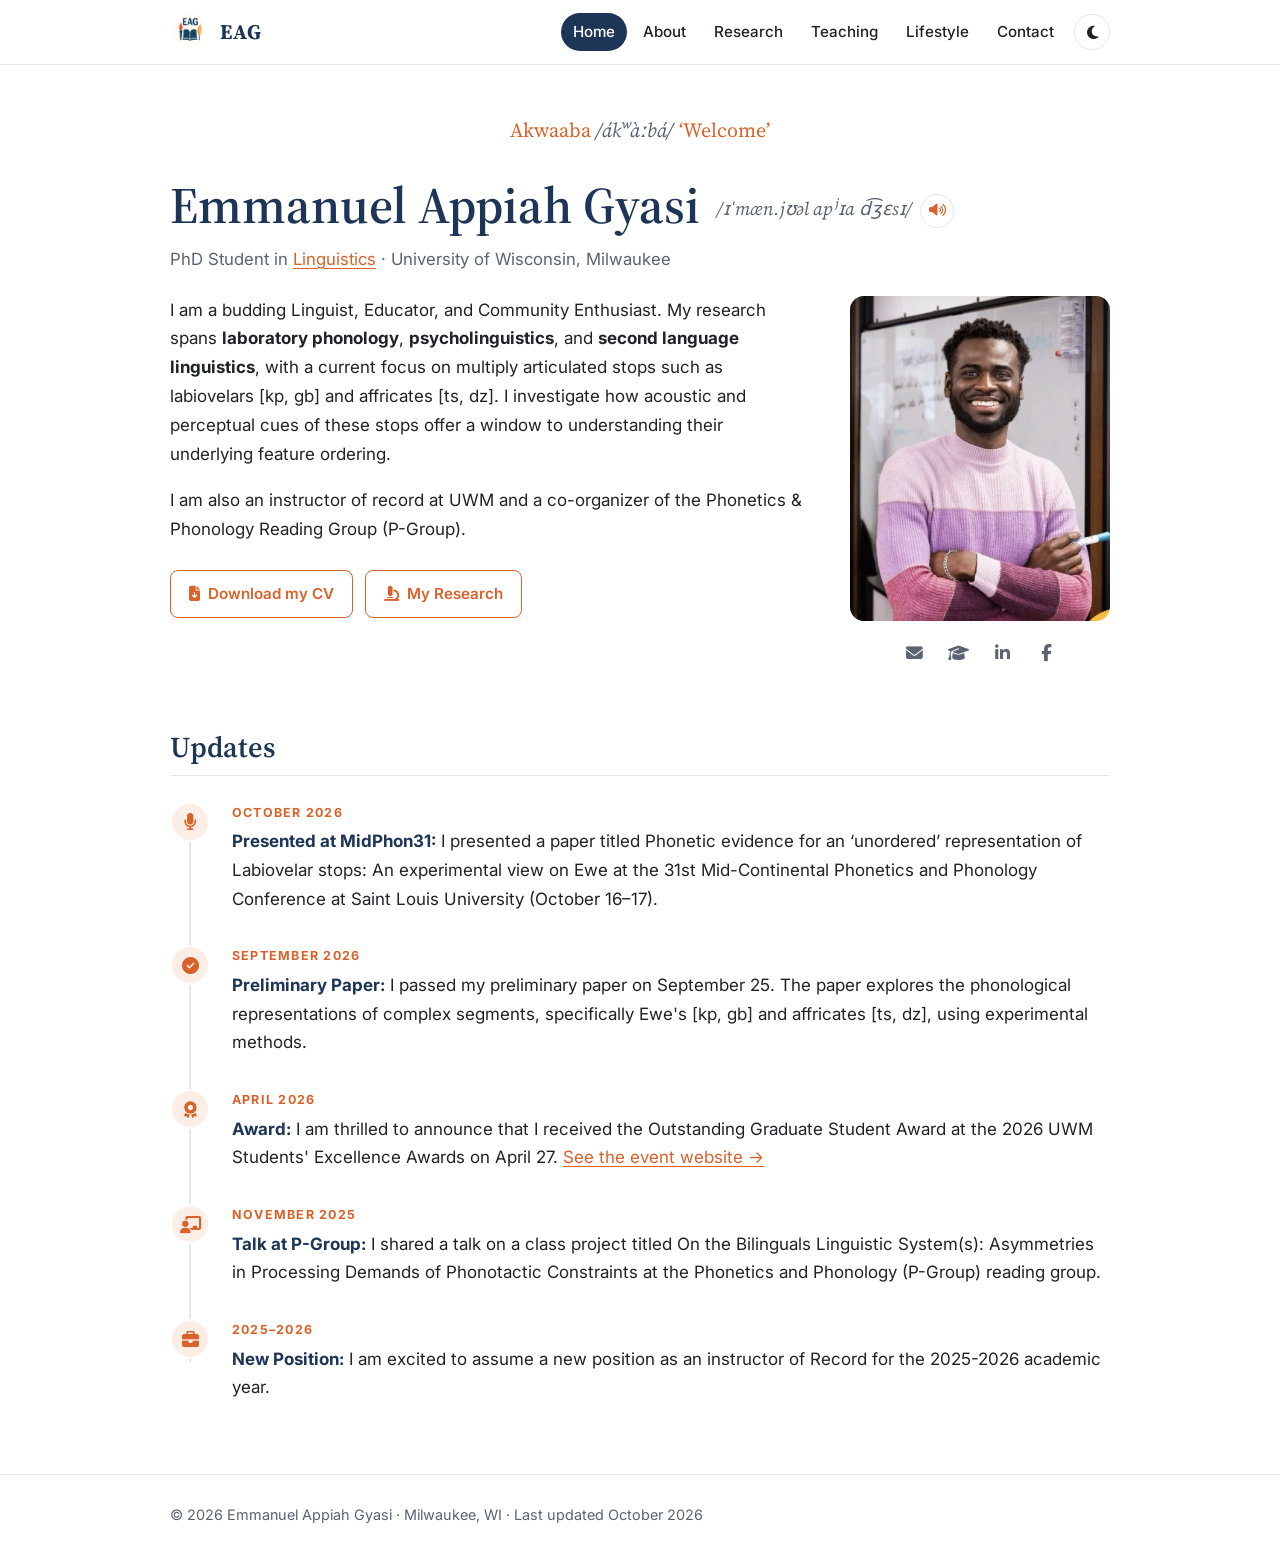
<file: index.html>
<!doctype html>
<html lang="en">
<head>
  <meta charset="utf-8">
  <meta name="viewport" content="width=device-width, initial-scale=1">
  <title>Emmanuel Appiah Gyasi</title>
  <meta name="description" content="Emmanuel Appiah Gyasi, PhD student in linguistics at the University of Wisconsin–Milwaukee: laboratory phonology, psycholinguistics and second language linguistics.">
  <meta name="google-site-verification" content="sJk8zZZv5_8ZFhF1tIgp_F3GbnGrGeLYjzvgyafUm3s">
  <link rel="canonical" href="https://eagyasi.github.io/">
  <meta property="og:type" content="website">
  <meta property="og:site_name" content="Emmanuel Appiah Gyasi">
  <meta property="og:title" content="Emmanuel Appiah Gyasi">
  <meta property="og:description" content="Emmanuel Appiah Gyasi, PhD student in linguistics at the University of Wisconsin–Milwaukee: laboratory phonology, psycholinguistics and second language linguistics.">
  <meta property="og:url" content="https://eagyasi.github.io/">
  <meta property="og:image" content="https://eagyasi.github.io/images/headshot.jpg">
  <meta name="twitter:card" content="summary">
  <script type="application/ld+json">
{
  "@context": "https://schema.org",
  "@type": "Person",
  "name": "Emmanuel Appiah Gyasi",
  "url": "https://eagyasi.github.io/",
  "image": "https://eagyasi.github.io/images/headshot.jpg",
  "jobTitle": "PhD Student in Linguistics",
  "affiliation": {
    "@type": "CollegeOrUniversity",
    "name": "University of Wisconsin–Milwaukee"
  },
  "alumniOf": {
    "@type": "CollegeOrUniversity",
    "name": "University of Education, Winneba"
  },
  "knowsAbout": [
    "Laboratory Phonology",
    "Psycholinguistics",
    "Second Language Linguistics",
    "Ewe",
    "Akan"
  ],
  "sameAs": [
    "https://www.linkedin.com/in/emmanuel-appiah-gyasi-b6abb91a9/",
    "https://www.facebook.com/appiahgyasiemmmanuel"
  ]
}
  </script>
  <link rel="icon" href="images/logo.png">
  <link rel="preconnect" href="https://fonts.googleapis.com">
  <link rel="preconnect" href="https://fonts.gstatic.com" crossorigin>
  <link href="https://fonts.googleapis.com/css2?family=Inter:wght@400;500;600;700&family=Source+Serif+4:ital,wght@0,600;0,700;1,400&display=swap" rel="stylesheet">
  <link rel="stylesheet" href="https://cdnjs.cloudflare.com/ajax/libs/font-awesome/6.5.1/css/all.min.css">
  <link rel="stylesheet" href="css/style.css">
  <script>try{var t=localStorage.getItem("theme");if(t)document.documentElement.setAttribute("data-theme",t);}catch(e){}</script>
</head>
<body>
  <header class="site-header">
    <div class="wrap">
      <a class="brand" href="index.html"><img src="images/logo.png" alt="">EAG</a>
      <div class="header-tools">
      <button class="theme-toggle" aria-label="Switch light or dark mode" title="Light / dark mode"><i class="fa-solid fa-moon"></i></button>
      <nav class="site-nav" id="site-nav" aria-label="Main">
        <ul>
        <li><a href="index.html" aria-current="page">Home</a></li>
        <li><a href="about.html">About</a></li>
        <li><a href="research.html">Research</a></li>
        <li><a href="teaching.html">Teaching</a></li>
        <li><a href="lifestyle.html">Lifestyle</a></li>
        <li><a href="contact.html">Contact</a></li>
        </ul>
      </nav>
      </div>
    </div>
  </header>
  <main class="wrap">
    <p class="greeting">Akwaaba <span class="ipa">/ɑ́kʷàːbá/</span> ‘Welcome’</p>
    <section class="intro">
      <div class="intro-head">
        <h1>Emmanuel Appiah Gyasi <span class="ipa name-ipa">/ɪˈmæn.jʊəl ɑpʲɪa d͡ʒɛsɪ/ <button type="button" class="say" data-audio="audio/name.m4a" aria-label="Hear how to pronounce Emmanuel Appiah Gyasi" title="Hear my name"><i class="fa-solid fa-volume-high"></i></button></span></h1>
        <p class="affil">PhD Student in <a href="https://uwm.edu/linguistics/">Linguistics</a> · University of Wisconsin, Milwaukee</p>
      </div>
      <div class="intro-body">
        <p>I am a budding Linguist, Educator, and Community Enthusiast. My research spans <strong>laboratory phonology</strong>, <strong>psycholinguistics</strong>, and <strong>second language linguistics</strong>, with a current focus on multiply articulated stops such as labiovelars [kp, gb] and affricates [ts, dz]. I investigate how acoustic and perceptual cues of these stops offer a window to understanding their underlying feature ordering.</p>
        <p>I am also an instructor of record at UWM and a co-organizer of the Phonetics &amp; Phonology Reading Group (P-Group).</p>
        <div class="actions">
          <a class="btn" href="https://drive.google.com/file/d/1CQ8pYFx0bQKdi3ZWZxX2ZyyRYI_8srXB/view?usp=drive_link"><i class="fa-solid fa-file-arrow-down"></i> Download my CV</a>
          <a class="btn" href="research.html"><i class="fa-solid fa-microscope"></i> My Research</a>
        </div>
      </div>
      <aside class="profile">
        <img src="images/headshot.jpg" alt="Emmanuel Appiah Gyasi">
        <ul class="icons">
          <li><a href="mailto:eagyasi@uwm.edu" aria-label="Email" title="Email"><i class="fa-solid fa-envelope"></i></a></li>
          <li><a href="https://scholar.google.com/citations?view_op=search_authors&amp;mauthors=emmanuel+Appiah+Gyasi&amp;hl=en&amp;oi=ao" aria-label="Google Scholar" title="Google Scholar"><i class="fa-solid fa-graduation-cap"></i></a></li>
          <li><a href="https://www.linkedin.com/in/emmanuel-appiah-gyasi-b6abb91a9/" aria-label="LinkedIn" title="LinkedIn"><i class="fa-brands fa-linkedin-in"></i></a></li>
          <li><a href="https://www.facebook.com/appiahgyasiemmmanuel" aria-label="Facebook" title="Facebook"><i class="fa-brands fa-facebook-f"></i></a></li>
        </ul>
      </aside>
    </section>

    <section>
      <h2 class="rule">Updates</h2>
      <ol class="timeline">
        <li>
          <span class="dot"><i class="fa-solid fa-microphone"></i></span>
          <time>October 2026</time>
          <p><strong>Presented at MidPhon31:</strong> I presented a paper titled Phonetic evidence for an ‘unordered’ representation of Labiovelar stops: An experimental view on Ewe at the 31st Mid-Continental Phonetics and Phonology Conference at Saint Louis University (October 16–17).</p>
        </li>
        <li>
          <span class="dot"><i class="fa-solid fa-circle-check"></i></span>
          <time>September 2026</time>
          <p><strong>Preliminary Paper:</strong> I passed my preliminary paper on September 25. The paper explores the phonological representations of complex segments, specifically Ewe's [kp, gb] and affricates [ts, dz], using experimental methods.</p>
        </li>
        <li>
          <span class="dot"><i class="fa-solid fa-award"></i></span>
          <time>April 2026</time>
          <p><strong>Award:</strong> I am thrilled to announce that I received the Outstanding Graduate Student Award at the 2026 UWM Students' Excellence Awards on April 27. <a href="https://uwm.edu/studentinvolvement/get-involved/leadership/student-excellence-awards/#award-winners">See the event website &rarr;</a></p>
        </li>
        <li>
          <span class="dot"><i class="fa-solid fa-chalkboard-user"></i></span>
          <time>November 2025</time>
          <p><strong>Talk at P-Group:</strong> I shared a talk on a class project titled On the Bilinguals Linguistic System(s): Asymmetries in Processing Demands of Phonotactic Constraints at the Phonetics and Phonology (P-Group) reading group.</p>
        </li>
        <li>
          <span class="dot"><i class="fa-solid fa-briefcase"></i></span>
          <time>2025–2026</time>
          <p><strong>New Position:</strong> I am excited to assume a new position as an instructor of Record for the 2025-2026 academic year.</p>
        </li>
      </ol>
    </section>
  </main>
  <footer class="site-footer">
    <div class="wrap">
      <span>&copy; 2026 Emmanuel Appiah Gyasi · Milwaukee, WI · Last updated October 2026</span>
    </div>
  </footer>
  <script src="js/main.js"></script>
</body>
</html>
</file>
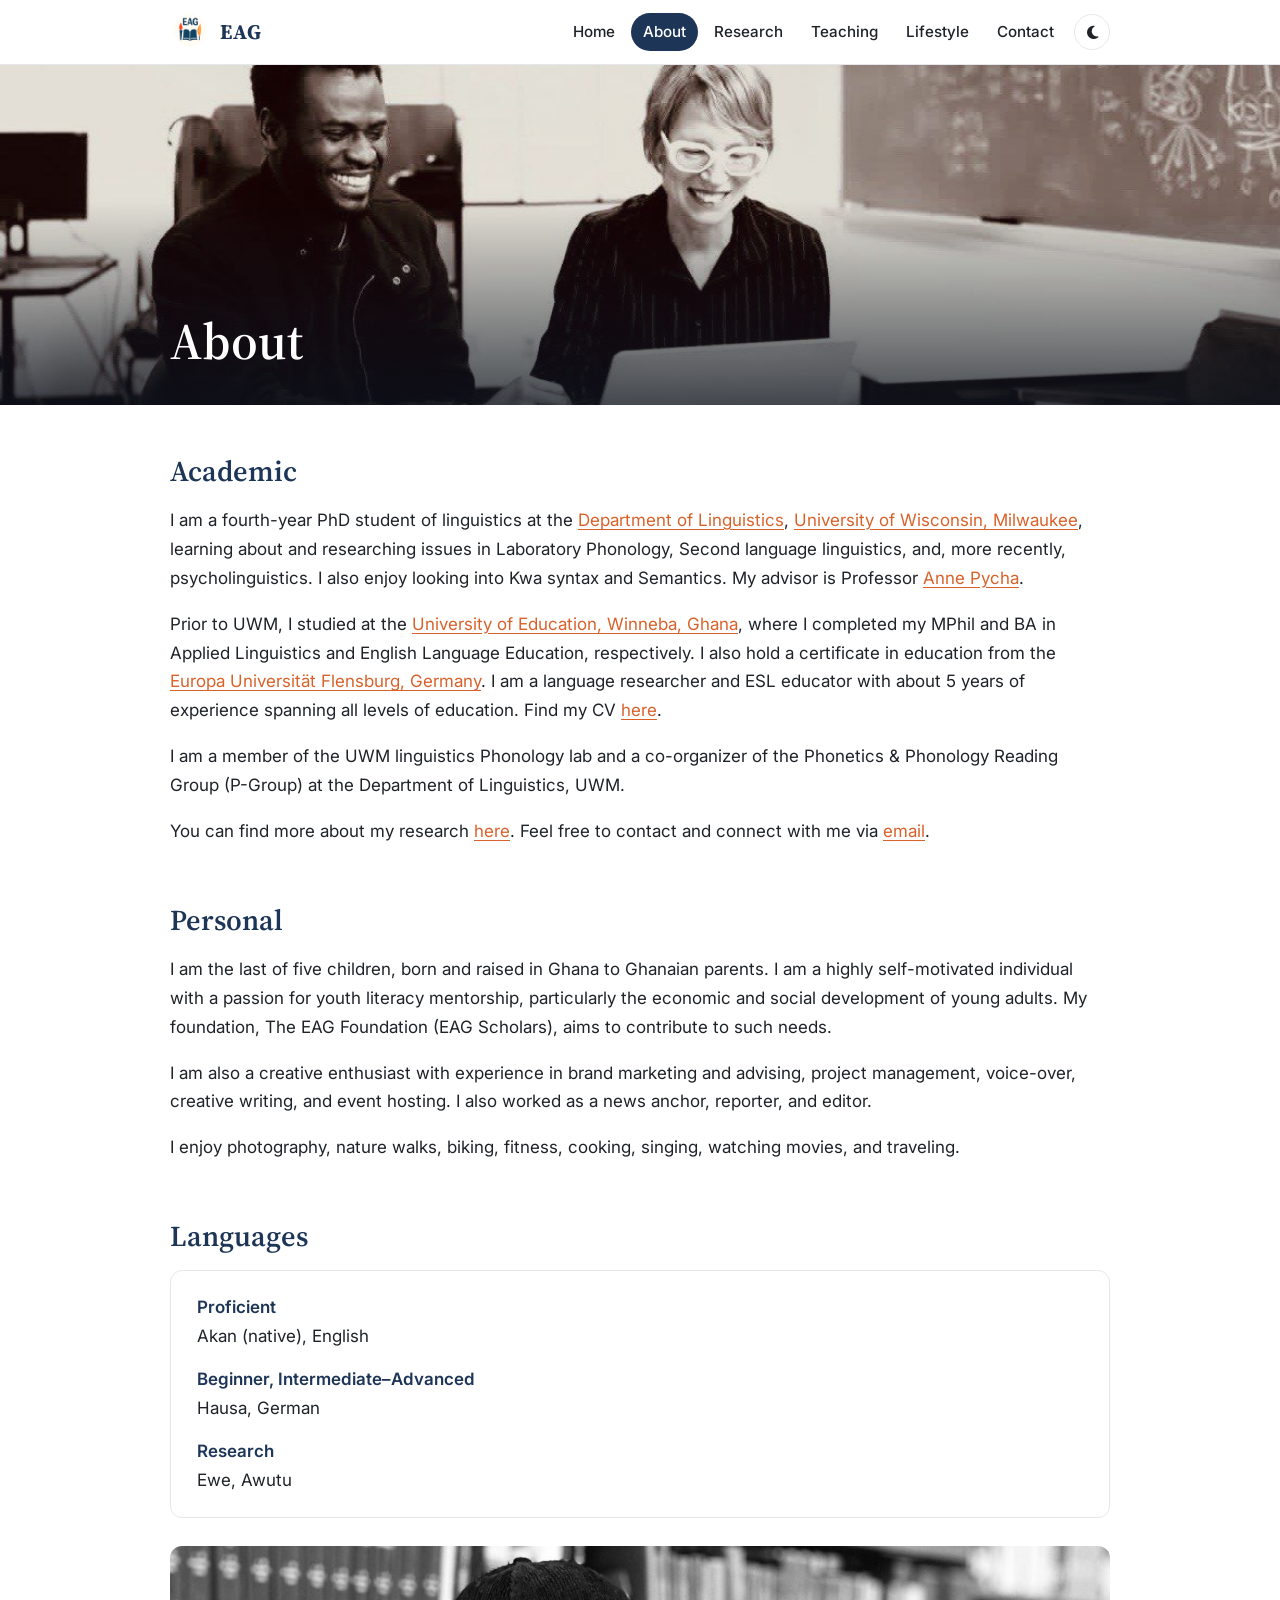
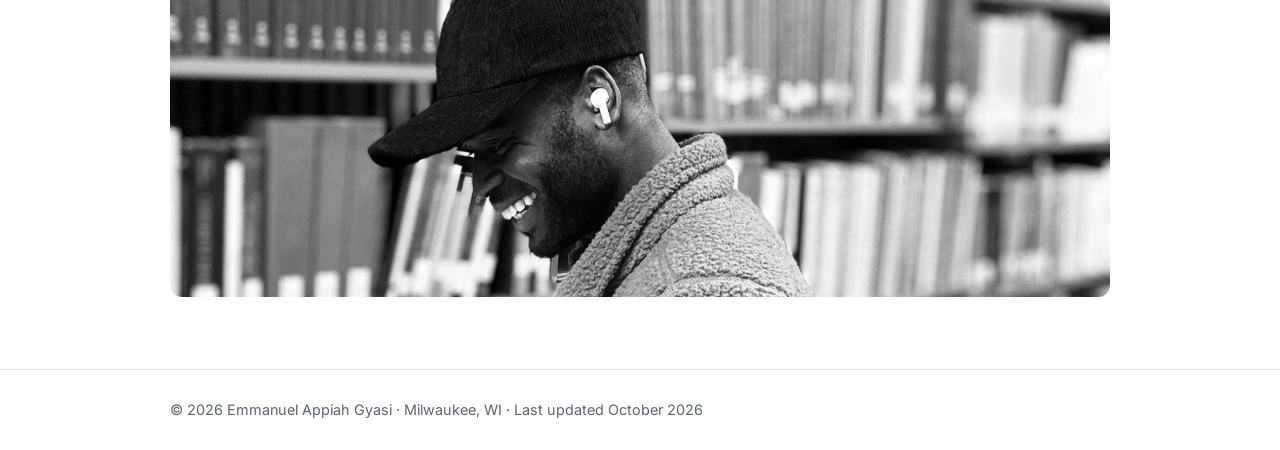
<file: about.html>
<!doctype html>
<html lang="en">
<head>
  <meta charset="utf-8">
  <meta name="viewport" content="width=device-width, initial-scale=1">
  <title>About · Emmanuel Appiah Gyasi</title>
  <meta name="description" content="About Emmanuel Appiah Gyasi: academic background, personal interests and languages.">
  <link rel="canonical" href="https://eagyasi.github.io/about.html">
  <meta property="og:type" content="website">
  <meta property="og:site_name" content="Emmanuel Appiah Gyasi">
  <meta property="og:title" content="About · Emmanuel Appiah Gyasi">
  <meta property="og:description" content="About Emmanuel Appiah Gyasi: academic background, personal interests and languages.">
  <meta property="og:url" content="https://eagyasi.github.io/about.html">
  <meta property="og:image" content="https://eagyasi.github.io/images/headshot.jpg">
  <meta name="twitter:card" content="summary">
  <link rel="icon" href="images/logo.png">
  <link rel="preconnect" href="https://fonts.googleapis.com">
  <link rel="preconnect" href="https://fonts.gstatic.com" crossorigin>
  <link href="https://fonts.googleapis.com/css2?family=Inter:wght@400;500;600;700&family=Source+Serif+4:ital,wght@0,600;0,700;1,400&display=swap" rel="stylesheet">
  <link rel="stylesheet" href="https://cdnjs.cloudflare.com/ajax/libs/font-awesome/6.5.1/css/all.min.css">
  <link rel="stylesheet" href="css/style.css">
  <script>try{var t=localStorage.getItem("theme");if(t)document.documentElement.setAttribute("data-theme",t);}catch(e){}</script>
</head>
<body>
  <header class="site-header">
    <div class="wrap">
      <a class="brand" href="index.html"><img src="images/logo.png" alt="">EAG</a>
      <div class="header-tools">
      <button class="theme-toggle" aria-label="Switch light or dark mode" title="Light / dark mode"><i class="fa-solid fa-moon"></i></button>
      <nav class="site-nav" id="site-nav" aria-label="Main">
        <ul>
        <li><a href="index.html">Home</a></li>
        <li><a href="about.html" aria-current="page">About</a></li>
        <li><a href="research.html">Research</a></li>
        <li><a href="teaching.html">Teaching</a></li>
        <li><a href="lifestyle.html">Lifestyle</a></li>
        <li><a href="contact.html">Contact</a></li>
        </ul>
      </nav>
      </div>
    </div>
  </header>
  <div class="banner" style="background-image:url('images/about-banner.jpg')">
    <div class="wrap">
      <h1>About</h1>
    </div>
  </div>
  <main class="wrap">
    <section>
      <h2>Academic</h2>
      <p>I am a fourth-year PhD student of linguistics at the <a href="https://uwm.edu/linguistics/">Department of Linguistics</a>, <a href="https://uwm.edu/">University of Wisconsin, Milwaukee</a>, learning about and researching issues in Laboratory Phonology, Second language linguistics, and, more recently, psycholinguistics. I also enjoy looking into Kwa syntax and Semantics. My advisor is Professor <a href="https://sites.uwm.edu/pycha/">Anne Pycha</a>.</p>
      <p>Prior to UWM, I studied at the <a href="https://www.uew.edu.gh/">University of Education, Winneba, Ghana</a>, where I completed my MPhil and BA in Applied Linguistics and English Language Education, respectively. I also hold a certificate in education from the <a href="https://www.uni-flensburg.de/en/">Europa Universität Flensburg, Germany</a>. I am a language researcher and ESL educator with about 5 years of experience spanning all levels of education. Find my CV <a href="https://drive.google.com/file/d/1CQ8pYFx0bQKdi3ZWZxX2ZyyRYI_8srXB/view?usp=drive_link">here</a>.</p>
      <p>I am a member of the UWM linguistics Phonology lab and a co-organizer of the Phonetics &amp; Phonology Reading Group (P-Group) at the Department of Linguistics, UWM.</p>
      <p>You can find more about my research <a href="research.html">here</a>. Feel free to contact and connect with me via <a href="mailto:eagyasi@uwm.edu">email</a>.</p>
    </section>

    <section>
      <h2>Personal</h2>
      <p>I am the last of five children, born and raised in Ghana to Ghanaian parents. I am a highly self-motivated individual with a passion for youth literacy mentorship, particularly the economic and social development of young adults. My foundation, The EAG Foundation (EAG Scholars), aims to contribute to such needs.</p>
      <p>I am also a creative enthusiast with experience in brand marketing and advising, project management, voice-over, creative writing, and event hosting. I also worked as a news anchor, reporter, and editor.</p>
      <p>I enjoy photography, nature walks, biking, fitness, cooking, singing, watching movies, and traveling.</p>
    </section>

    <section>
      <h2>Languages</h2>
      <div class="card">
        <dl class="langs">
          <dt>Proficient</dt><dd>Akan (native), English</dd>
          <dt>Beginner, Intermediate–Advanced</dt><dd>Hausa, German</dd>
          <dt>Research</dt><dd>Ewe, Awutu</dd>
        </dl>
      </div>
      <img src="images/about-library.jpg" alt="Emmanuel in a library" style="border-radius:12px;margin-top:28px">
    </section>
  </main>
  <footer class="site-footer">
    <div class="wrap">
      <span>&copy; 2026 Emmanuel Appiah Gyasi · Milwaukee, WI · Last updated October 2026</span>
    </div>
  </footer>
  <script src="js/main.js"></script>
</body>
</html>
</file>
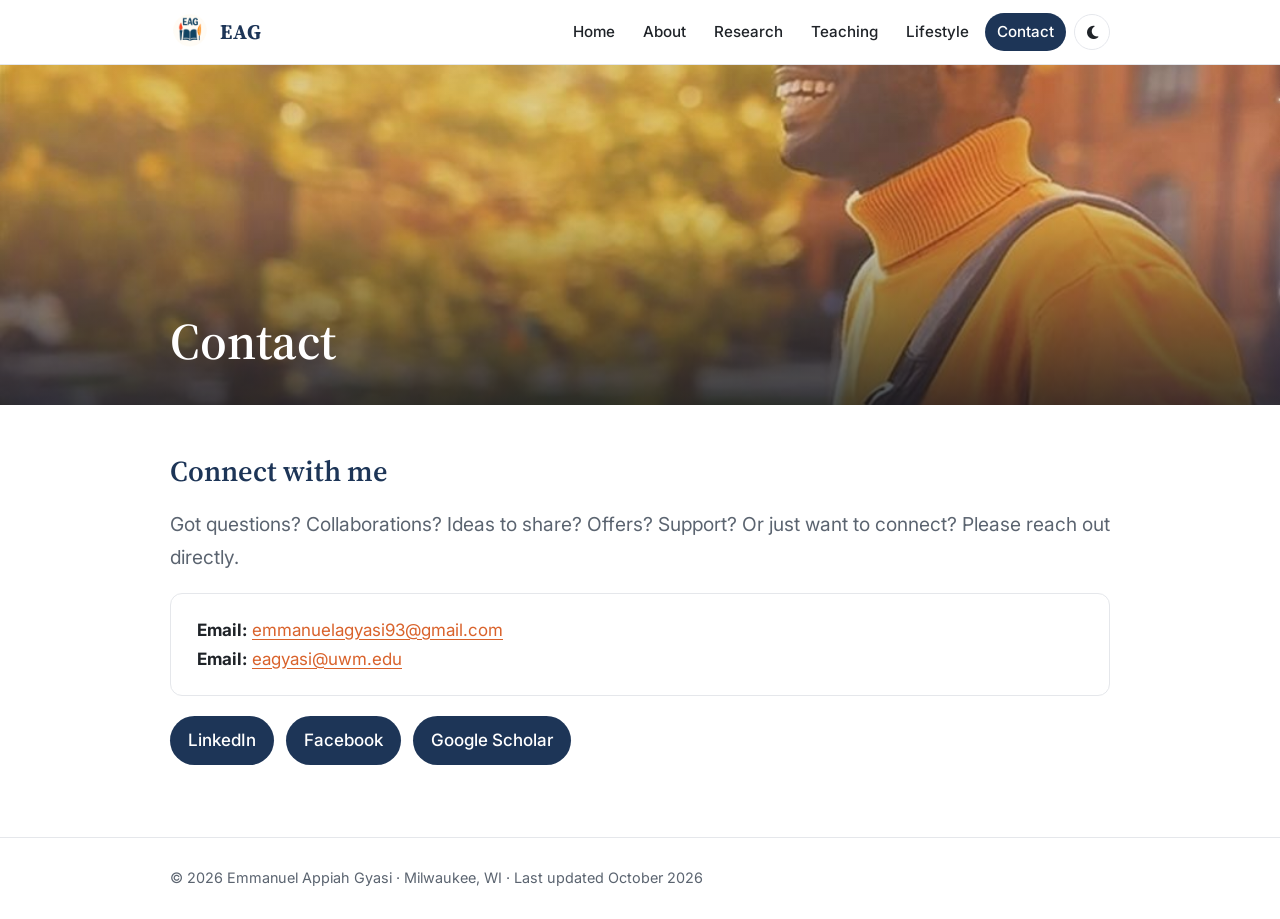
<file: contact.html>
<!doctype html>
<html lang="en">
<head>
  <meta charset="utf-8">
  <meta name="viewport" content="width=device-width, initial-scale=1">
  <title>Contact · Emmanuel Appiah Gyasi</title>
  <meta name="description" content="Contact Emmanuel Appiah Gyasi by email, LinkedIn, Facebook or Google Scholar.">
  <link rel="canonical" href="https://eagyasi.github.io/contact.html">
  <meta property="og:type" content="website">
  <meta property="og:site_name" content="Emmanuel Appiah Gyasi">
  <meta property="og:title" content="Contact · Emmanuel Appiah Gyasi">
  <meta property="og:description" content="Contact Emmanuel Appiah Gyasi by email, LinkedIn, Facebook or Google Scholar.">
  <meta property="og:url" content="https://eagyasi.github.io/contact.html">
  <meta property="og:image" content="https://eagyasi.github.io/images/headshot.jpg">
  <meta name="twitter:card" content="summary">
  <link rel="icon" href="images/logo.png">
  <link rel="preconnect" href="https://fonts.googleapis.com">
  <link rel="preconnect" href="https://fonts.gstatic.com" crossorigin>
  <link href="https://fonts.googleapis.com/css2?family=Inter:wght@400;500;600;700&family=Source+Serif+4:ital,wght@0,600;0,700;1,400&display=swap" rel="stylesheet">
  <link rel="stylesheet" href="https://cdnjs.cloudflare.com/ajax/libs/font-awesome/6.5.1/css/all.min.css">
  <link rel="stylesheet" href="css/style.css">
  <script>try{var t=localStorage.getItem("theme");if(t)document.documentElement.setAttribute("data-theme",t);}catch(e){}</script>
</head>
<body>
  <header class="site-header">
    <div class="wrap">
      <a class="brand" href="index.html"><img src="images/logo.png" alt="">EAG</a>
      <div class="header-tools">
      <button class="theme-toggle" aria-label="Switch light or dark mode" title="Light / dark mode"><i class="fa-solid fa-moon"></i></button>
      <nav class="site-nav" id="site-nav" aria-label="Main">
        <ul>
        <li><a href="index.html">Home</a></li>
        <li><a href="about.html">About</a></li>
        <li><a href="research.html">Research</a></li>
        <li><a href="teaching.html">Teaching</a></li>
        <li><a href="lifestyle.html">Lifestyle</a></li>
        <li><a href="contact.html" aria-current="page">Contact</a></li>
        </ul>
      </nav>
      </div>
    </div>
  </header>
  <div class="banner" style="background-image:url('images/contact-banner.jpg')">
    <div class="wrap">
      <h1>Contact</h1>
    </div>
  </div>
  <main class="wrap">
    <section>
      <h2>Connect with me</h2>
      <p class="lead">Got questions? Collaborations? Ideas to share? Offers? Support? Or just want to connect? Please reach out directly.</p>
      <div class="card">
        <p style="margin:0"><strong>Email:</strong> <a href="mailto:emmanuelagyasi93@gmail.com">emmanuelagyasi93@gmail.com</a></p>
        <p style="margin:0"><strong>Email:</strong> <a href="mailto:eagyasi@uwm.edu">eagyasi@uwm.edu</a></p>
      </div>
      <ul class="socials">
        <li><a href="https://www.linkedin.com/in/emmanuel-appiah-gyasi-b6abb91a9/">LinkedIn</a></li>
        <li><a href="https://www.facebook.com/appiahgyasiemmmanuel">Facebook</a></li>
        <li><a href="https://scholar.google.com/citations?view_op=search_authors&amp;mauthors=emmanuel+Appiah+Gyasi&amp;hl=en&amp;oi=ao">Google Scholar</a></li>
      </ul>
    </section>
  </main>
  <footer class="site-footer">
    <div class="wrap">
      <span>&copy; 2026 Emmanuel Appiah Gyasi · Milwaukee, WI · Last updated October 2026</span>
    </div>
  </footer>
  <script src="js/main.js"></script>
</body>
</html>
</file>
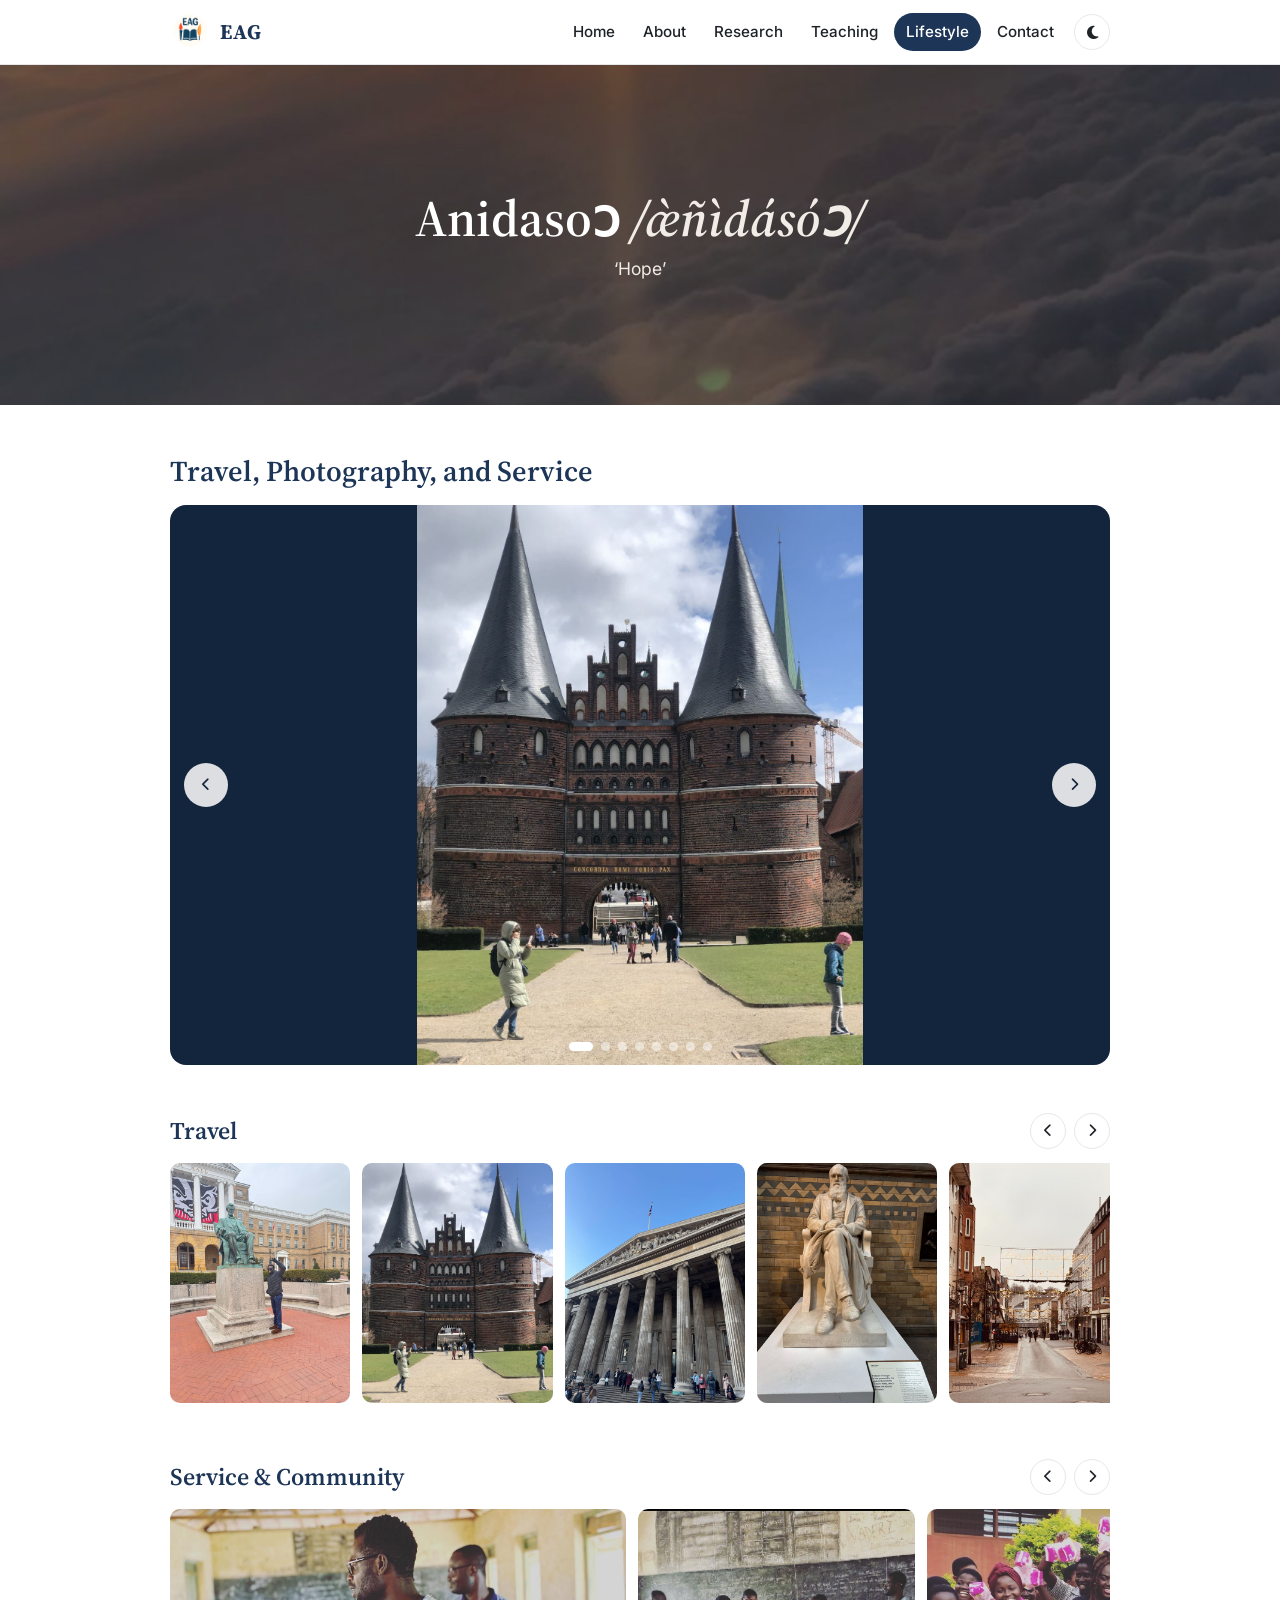
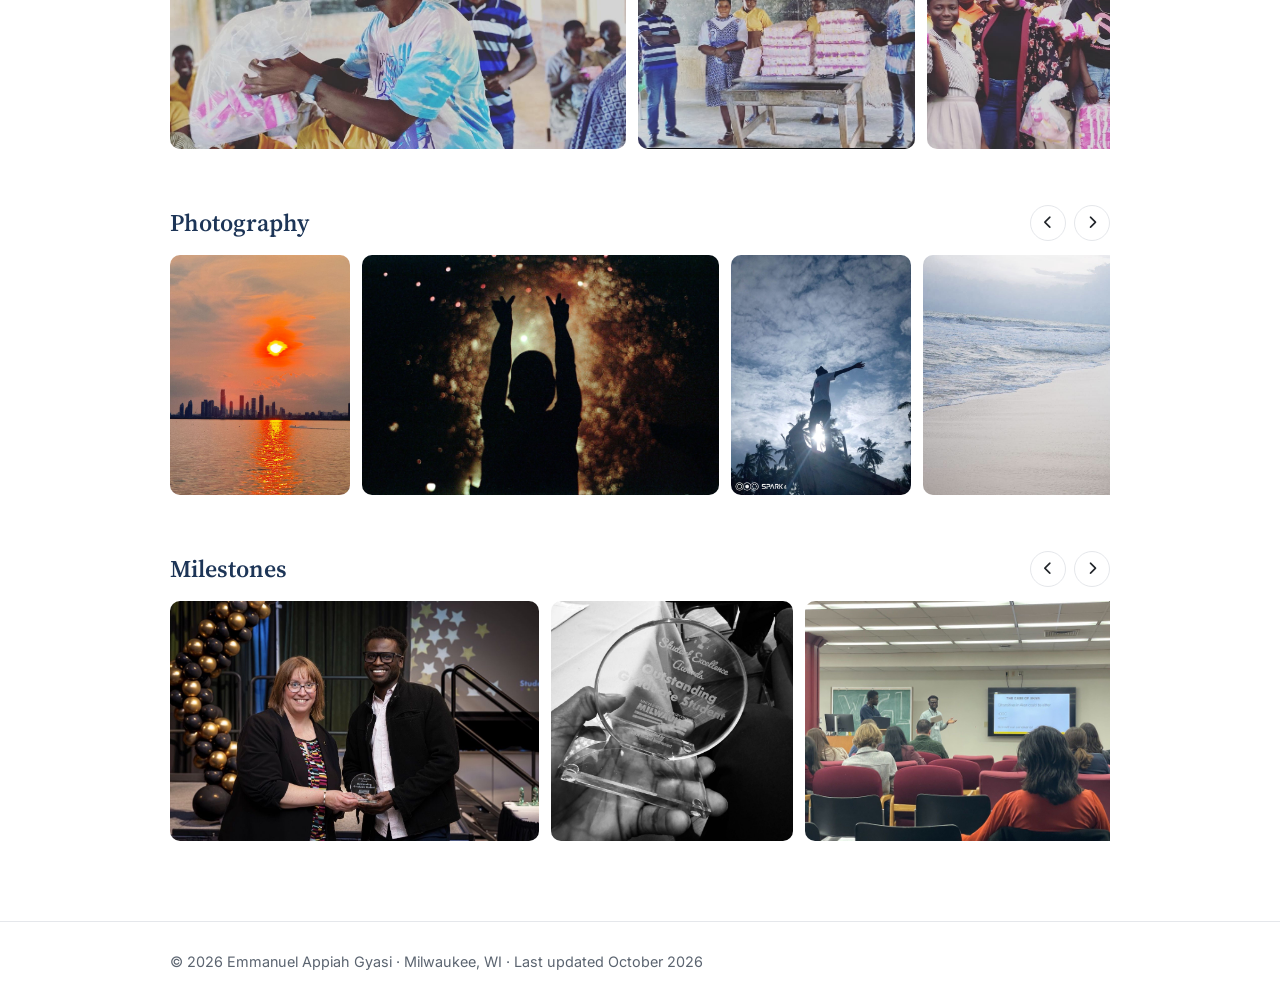
<file: lifestyle.html>
<!doctype html>
<html lang="en">
<head>
  <meta charset="utf-8">
  <meta name="viewport" content="width=device-width, initial-scale=1">
  <title>Lifestyle · Emmanuel Appiah Gyasi</title>
  <meta name="description" content="Travel, photography and service: photos from Emmanuel Appiah Gyasi.">
  <link rel="canonical" href="https://eagyasi.github.io/lifestyle.html">
  <meta property="og:type" content="website">
  <meta property="og:site_name" content="Emmanuel Appiah Gyasi">
  <meta property="og:title" content="Lifestyle · Emmanuel Appiah Gyasi">
  <meta property="og:description" content="Travel, photography and service: photos from Emmanuel Appiah Gyasi.">
  <meta property="og:url" content="https://eagyasi.github.io/lifestyle.html">
  <meta property="og:image" content="https://eagyasi.github.io/images/headshot.jpg">
  <meta name="twitter:card" content="summary">
  <link rel="icon" href="images/logo.png">
  <link rel="preconnect" href="https://fonts.googleapis.com">
  <link rel="preconnect" href="https://fonts.gstatic.com" crossorigin>
  <link href="https://fonts.googleapis.com/css2?family=Inter:wght@400;500;600;700&family=Source+Serif+4:ital,wght@0,600;0,700;1,400&display=swap" rel="stylesheet">
  <link rel="stylesheet" href="https://cdnjs.cloudflare.com/ajax/libs/font-awesome/6.5.1/css/all.min.css">
  <link rel="stylesheet" href="css/style.css">
  <script>try{var t=localStorage.getItem("theme");if(t)document.documentElement.setAttribute("data-theme",t);}catch(e){}</script>
</head>
<body>
  <header class="site-header">
    <div class="wrap">
      <a class="brand" href="index.html"><img src="images/logo.png" alt="">EAG</a>
      <div class="header-tools">
      <button class="theme-toggle" aria-label="Switch light or dark mode" title="Light / dark mode"><i class="fa-solid fa-moon"></i></button>
      <nav class="site-nav" id="site-nav" aria-label="Main">
        <ul>
        <li><a href="index.html">Home</a></li>
        <li><a href="about.html">About</a></li>
        <li><a href="research.html">Research</a></li>
        <li><a href="teaching.html">Teaching</a></li>
        <li><a href="lifestyle.html" aria-current="page">Lifestyle</a></li>
        <li><a href="contact.html">Contact</a></li>
        </ul>
      </nav>
      </div>
    </div>
  </header>
  <div class="banner banner-center" style="background-image:url('images/lifestyle-banner.jpg')">
    <div class="wrap">
      <h1>Anidasoɔ <span class="ipa" style="color:#f1ece6">/æ̀ñìdásóɔ/</span></h1>
      <p>‘Hope’</p>
    </div>
  </div>
  <main class="wrap">
    <section>
      <h2>Travel, Photography, and Service</h2>
      <div class="slideshow" aria-roledescription="carousel" aria-label="Featured photos">
        <div class="slides" data-lightbox>
          <figure class="slide"><img src="images/gallery/photo-14.jpg" width="1179" height="1481" alt="Featured photo 1"></figure>
          <figure class="slide"><img src="images/gallery/photo-07.jpg" width="1200" height="1600" alt="Featured photo 2" loading="lazy"></figure>
          <figure class="slide"><img src="images/gallery/photo-01.jpg" width="1179" height="766" alt="Featured photo 3" loading="lazy"></figure>
          <figure class="slide"><img src="images/gallery/photo-19.jpg" width="1440" height="758" alt="Featured photo 4" loading="lazy"></figure>
          <figure class="slide"><img src="images/gallery/photo-22.jpg" width="1200" height="1600" alt="Featured photo 5" loading="lazy"></figure>
          <figure class="slide"><img src="images/gallery/photo-09.jpg" width="1600" height="1075" alt="Featured photo 6" loading="lazy"></figure>
          <figure class="slide"><img src="images/gallery/photo-05.jpg" width="1600" height="1200" alt="Featured photo 7" loading="lazy"></figure>
          <figure class="slide"><img src="images/gallery/photo-32.jpg" width="1440" height="956" alt="Featured photo 8" loading="lazy"></figure>
        </div>
        <button type="button" class="slide-prev" aria-label="Previous photo"><i class="fa-solid fa-chevron-left"></i></button>
        <button type="button" class="slide-next" aria-label="Next photo"><i class="fa-solid fa-chevron-right"></i></button>
        <div class="slide-dots">
          <button type="button" aria-label="Go to photo 1"></button>
          <button type="button" aria-label="Go to photo 2"></button>
          <button type="button" aria-label="Go to photo 3"></button>
          <button type="button" aria-label="Go to photo 4"></button>
          <button type="button" aria-label="Go to photo 5"></button>
          <button type="button" aria-label="Go to photo 6"></button>
          <button type="button" aria-label="Go to photo 7"></button>
          <button type="button" aria-label="Go to photo 8"></button>
        </div>
      </div>
    </section>

    <section class="photo-row">
      <div class="row-head">
        <h2>Travel</h2>
        <div class="row-arrows">
          <button type="button" class="row-prev" aria-label="Scroll Travel left"><i class="fa-solid fa-chevron-left"></i></button>
          <button type="button" class="row-next" aria-label="Scroll Travel right"><i class="fa-solid fa-chevron-right"></i></button>
        </div>
      </div>
      <div class="row-track" data-lightbox>
          <button type="button" class="tile"><img src="images/gallery/photo-03.jpg" width="1200" height="1600" alt="Travel photo 1" loading="lazy"></button>
          <button type="button" class="tile"><img src="images/gallery/photo-14.jpg" width="1179" height="1481" alt="Travel photo 2" loading="lazy"></button>
          <button type="button" class="tile"><img src="images/gallery/photo-22.jpg" width="1200" height="1600" alt="Travel photo 3" loading="lazy"></button>
          <button type="button" class="tile"><img src="images/gallery/photo-16.jpg" width="1200" height="1600" alt="Travel photo 4" loading="lazy"></button>
          <button type="button" class="tile"><img src="images/gallery/photo-10.jpg" width="1200" height="1600" alt="Travel photo 5" loading="lazy"></button>
          <button type="button" class="tile"><img src="images/gallery/photo-12.jpg" width="900" height="1600" alt="Travel photo 6" loading="lazy"></button>
          <button type="button" class="tile"><img src="images/gallery/photo-08.jpg" width="1179" height="1584" alt="Travel photo 7" loading="lazy"></button>
          <button type="button" class="tile"><img src="images/gallery/photo-28.jpg" width="1200" height="1600" alt="Travel photo 8" loading="lazy"></button>
          <button type="button" class="tile"><img src="images/gallery/photo-29.jpg" width="1200" height="1600" alt="Travel photo 9" loading="lazy"></button>
      </div>
    </section>

    <section class="photo-row">
      <div class="row-head">
        <h2>Service &amp; Community</h2>
        <div class="row-arrows">
          <button type="button" class="row-prev" aria-label="Scroll Service and Community left"><i class="fa-solid fa-chevron-left"></i></button>
          <button type="button" class="row-next" aria-label="Scroll Service and Community right"><i class="fa-solid fa-chevron-right"></i></button>
        </div>
      </div>
      <div class="row-track" data-lightbox>
          <button type="button" class="tile"><img src="images/gallery/photo-19.jpg" width="1440" height="758" alt="Service and Community photo 1" loading="lazy"></button>
          <button type="button" class="tile"><img src="images/gallery/photo-21.jpg" width="1179" height="1022" alt="Service and Community photo 2" loading="lazy"></button>
          <button type="button" class="tile"><img src="images/gallery/photo-17.jpg" width="1440" height="755" alt="Service and Community photo 3" loading="lazy"></button>
          <button type="button" class="tile"><img src="images/gallery/photo-05.jpg" width="1600" height="1200" alt="Service and Community photo 4" loading="lazy"></button>
          <button type="button" class="tile"><img src="images/gallery/photo-31.jpg" width="1200" height="1000" alt="Service and Community photo 5" loading="lazy"></button>
          <button type="button" class="tile"><img src="images/gallery/photo-25.jpg" width="1200" height="1600" alt="Service and Community photo 6" loading="lazy"></button>
          <button type="button" class="tile"><img src="images/gallery/photo-13.jpg" width="1600" height="1200" alt="Service and Community photo 7" loading="lazy"></button>
          <button type="button" class="tile"><img src="images/gallery/photo-04.jpg" width="1600" height="1200" alt="Service and Community photo 8" loading="lazy"></button>
          <button type="button" class="tile"><img src="images/gallery/photo-30.jpg" width="1152" height="1247" alt="Service and Community photo 9" loading="lazy"></button>
      </div>
    </section>

    <section class="photo-row">
      <div class="row-head">
        <h2>Photography</h2>
        <div class="row-arrows">
          <button type="button" class="row-prev" aria-label="Scroll Photography left"><i class="fa-solid fa-chevron-left"></i></button>
          <button type="button" class="row-next" aria-label="Scroll Photography right"><i class="fa-solid fa-chevron-right"></i></button>
        </div>
      </div>
      <div class="row-track" data-lightbox>
          <button type="button" class="tile"><img src="images/gallery/photo-07.jpg" width="1200" height="1600" alt="Photography photo 1" loading="lazy"></button>
          <button type="button" class="tile"><img src="images/gallery/photo-09.jpg" width="1600" height="1075" alt="Photography photo 2" loading="lazy"></button>
          <button type="button" class="tile"><img src="images/gallery/photo-26.jpg" width="1200" height="1600" alt="Photography photo 3" loading="lazy"></button>
          <button type="button" class="tile"><img src="images/gallery/photo-32.jpg" width="1440" height="956" alt="Photography photo 4" loading="lazy"></button>
          <button type="button" class="tile"><img src="images/gallery/photo-20.jpg" width="1600" height="1058" alt="Photography photo 5" loading="lazy"></button>
          <button type="button" class="tile"><img src="images/gallery/photo-23.jpg" width="1200" height="1600" alt="Photography photo 6" loading="lazy"></button>
          <button type="button" class="tile"><img src="images/gallery/photo-06.jpg" width="1144" height="1562" alt="Photography photo 7" loading="lazy"></button>
          <button type="button" class="tile"><img src="images/gallery/photo-15.jpg" width="1179" height="905" alt="Photography photo 8" loading="lazy"></button>
      </div>
    </section>

    <section class="photo-row">
      <div class="row-head">
        <h2>Milestones</h2>
        <div class="row-arrows">
          <button type="button" class="row-prev" aria-label="Scroll Milestones left"><i class="fa-solid fa-chevron-left"></i></button>
          <button type="button" class="row-next" aria-label="Scroll Milestones right"><i class="fa-solid fa-chevron-right"></i></button>
        </div>
      </div>
      <div class="row-track" data-lightbox>
          <button type="button" class="tile"><img src="images/gallery/photo-01.jpg" width="1179" height="766" alt="Milestones photo 1" loading="lazy"></button>
          <button type="button" class="tile"><img src="images/gallery/photo-18.jpg" width="1600" height="1588" alt="Milestones photo 2" loading="lazy"></button>
          <button type="button" class="tile"><img src="images/gallery/photo-02.jpg" width="1600" height="1200" alt="Milestones photo 3" loading="lazy"></button>
          <button type="button" class="tile"><img src="images/gallery/photo-24.jpg" width="1600" height="1200" alt="Milestones photo 4" loading="lazy"></button>
          <button type="button" class="tile"><img src="images/gallery/photo-11.jpg" width="1200" height="1600" alt="Milestones photo 5" loading="lazy"></button>
      </div>
    </section>
  </main>
  <div class="lightbox" role="dialog" aria-modal="true" aria-label="Photo viewer">
    <button class="close" aria-label="Close">×</button>
    <button class="prev" aria-label="Previous photo">‹</button>
    <img alt="">
    <button class="next" aria-label="Next photo">›</button>
  </div>
  <footer class="site-footer">
    <div class="wrap">
      <span>&copy; 2026 Emmanuel Appiah Gyasi · Milwaukee, WI · Last updated October 2026</span>
    </div>
  </footer>
  <script src="js/main.js"></script>
</body>
</html>
</file>
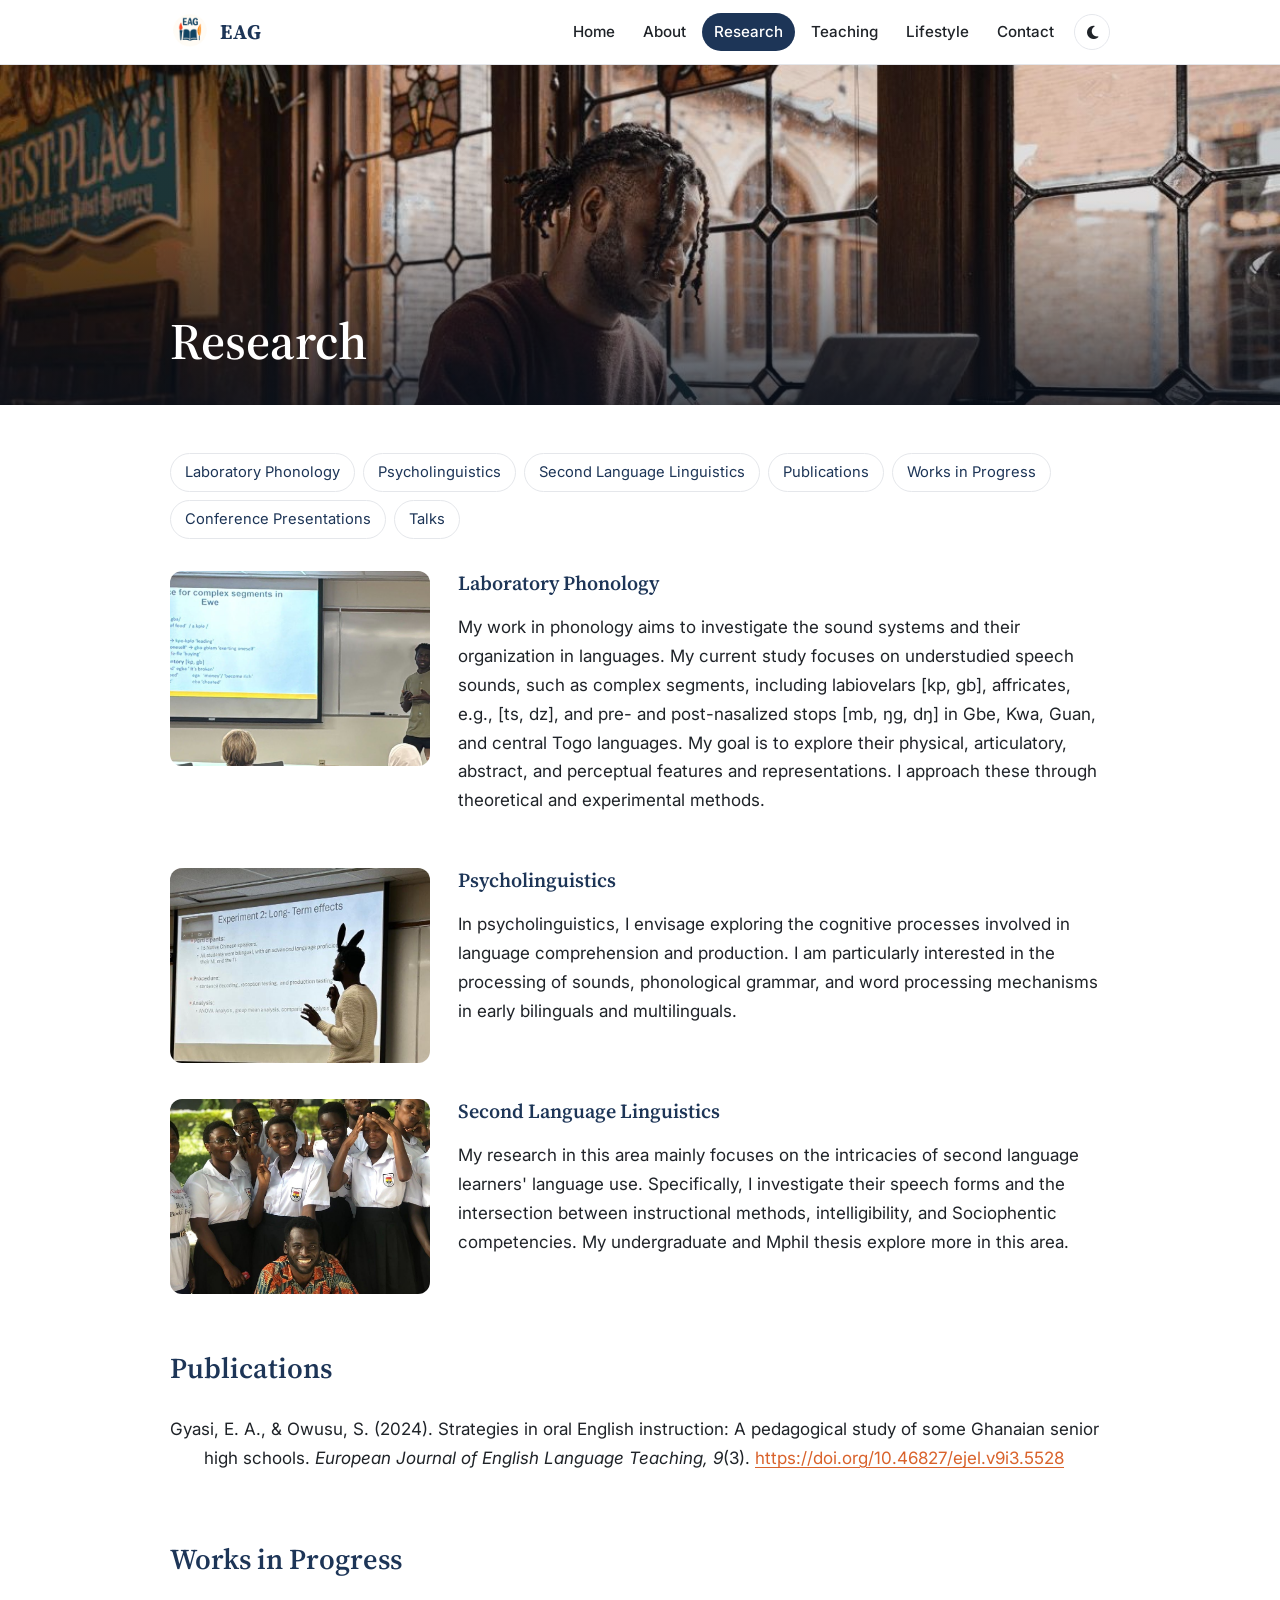
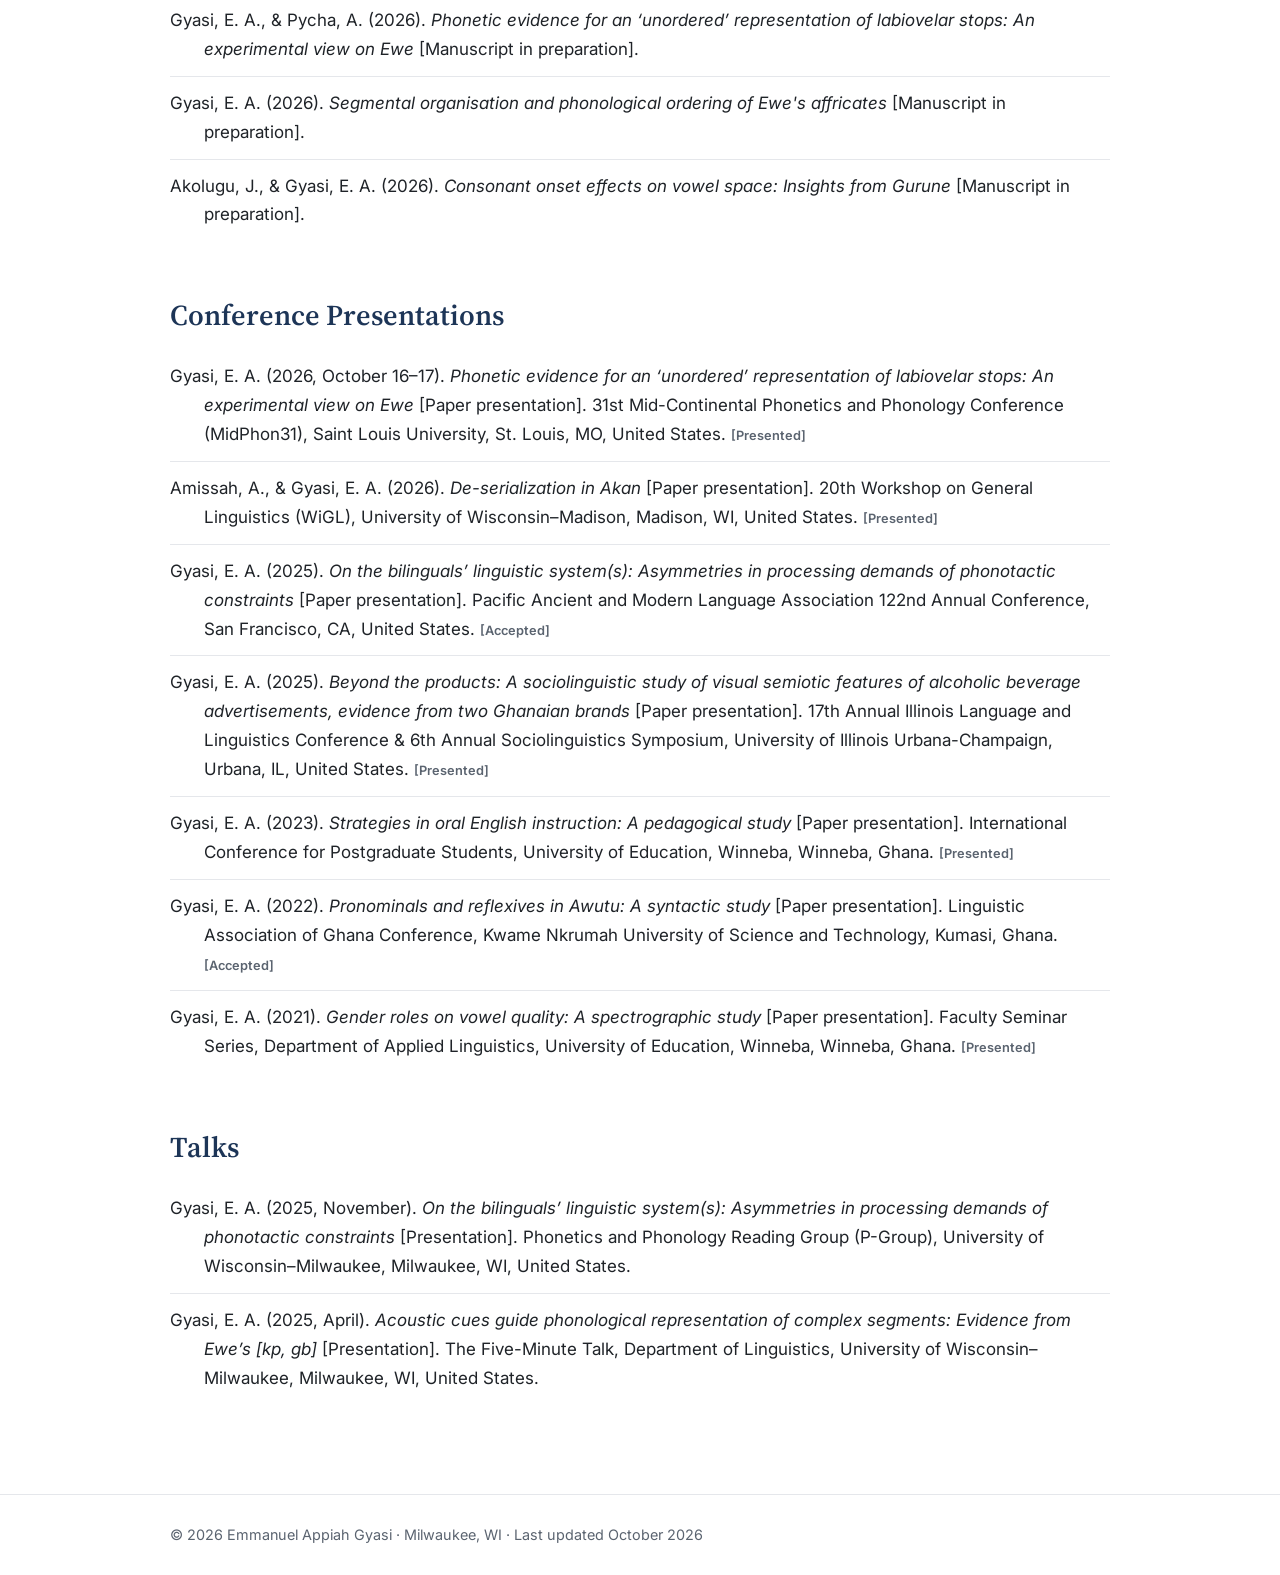
<file: research.html>
<!doctype html>
<html lang="en">
<head>
  <meta charset="utf-8">
  <meta name="viewport" content="width=device-width, initial-scale=1">
  <title>Research · Emmanuel Appiah Gyasi</title>
  <meta name="description" content="Research by Emmanuel Appiah Gyasi in laboratory phonology, psycholinguistics and second language linguistics, with publications and talks.">
  <link rel="canonical" href="https://eagyasi.github.io/research.html">
  <meta property="og:type" content="website">
  <meta property="og:site_name" content="Emmanuel Appiah Gyasi">
  <meta property="og:title" content="Research · Emmanuel Appiah Gyasi">
  <meta property="og:description" content="Research by Emmanuel Appiah Gyasi in laboratory phonology, psycholinguistics and second language linguistics, with publications and talks.">
  <meta property="og:url" content="https://eagyasi.github.io/research.html">
  <meta property="og:image" content="https://eagyasi.github.io/images/headshot.jpg">
  <meta name="twitter:card" content="summary">
  <link rel="icon" href="images/logo.png">
  <link rel="preconnect" href="https://fonts.googleapis.com">
  <link rel="preconnect" href="https://fonts.gstatic.com" crossorigin>
  <link href="https://fonts.googleapis.com/css2?family=Inter:wght@400;500;600;700&family=Source+Serif+4:ital,wght@0,600;0,700;1,400&display=swap" rel="stylesheet">
  <link rel="stylesheet" href="https://cdnjs.cloudflare.com/ajax/libs/font-awesome/6.5.1/css/all.min.css">
  <link rel="stylesheet" href="css/style.css">
  <script>try{var t=localStorage.getItem("theme");if(t)document.documentElement.setAttribute("data-theme",t);}catch(e){}</script>
</head>
<body>
  <header class="site-header">
    <div class="wrap">
      <a class="brand" href="index.html"><img src="images/logo.png" alt="">EAG</a>
      <div class="header-tools">
      <button class="theme-toggle" aria-label="Switch light or dark mode" title="Light / dark mode"><i class="fa-solid fa-moon"></i></button>
      <nav class="site-nav" id="site-nav" aria-label="Main">
        <ul>
        <li><a href="index.html">Home</a></li>
        <li><a href="about.html">About</a></li>
        <li><a href="research.html" aria-current="page">Research</a></li>
        <li><a href="teaching.html">Teaching</a></li>
        <li><a href="lifestyle.html">Lifestyle</a></li>
        <li><a href="contact.html">Contact</a></li>
        </ul>
      </nav>
      </div>
    </div>
  </header>
  <div class="banner" style="background-image:url('images/research-banner.jpg')">
    <div class="wrap">
      <h1>Research</h1>
    </div>
  </div>
  <main class="wrap">
    <ul class="chips">
      <li><a href="#phonology">Laboratory Phonology</a></li>
      <li><a href="#psycholinguistics">Psycholinguistics</a></li>
      <li><a href="#l2">Second Language Linguistics</a></li>
      <li><a href="#publications">Publications</a></li>
      <li><a href="#in-progress">Works in Progress</a></li>
      <li><a href="#presentations">Conference Presentations</a></li>
      <li><a href="#talks">Talks</a></li>
    </ul>

    <section>
      <div class="area" id="phonology">
        <img src="images/research-phonology.jpg" alt="Emmanuel presenting research on complex segments in Ewe">
        <div>
          <h3>Laboratory Phonology</h3>
          <p>My work in phonology aims to investigate the sound systems and their organization in languages. My current study focuses on understudied speech sounds, such as complex segments, including labiovelars [kp, gb], affricates, e.g., [ts, dz], and pre- and post-nasalized stops [mb, ŋɡ, dŋ] in Gbe, Kwa, Guan, and central Togo languages. My goal is to explore their physical, articulatory, abstract, and perceptual features and representations. I approach these through theoretical and experimental methods.</p>
        </div>
      </div>
      <div class="area" id="psycholinguistics">
        <img src="images/research-psycholinguistics.jpg" alt="Emmanuel presenting experimental results">
        <div>
          <h3>Psycholinguistics</h3>
          <p>In psycholinguistics, I envisage exploring the cognitive processes involved in language comprehension and production. I am particularly interested in the processing of sounds, phonological grammar, and word processing mechanisms in early bilinguals and multilinguals.</p>
        </div>
      </div>
      <div class="area" id="l2">
        <img src="images/research-l2.jpg" alt="Emmanuel with a group of students">
        <div>
          <h3>Second Language Linguistics</h3>
          <p>My research in this area mainly focuses on the intricacies of second language learners' language use. Specifically, I investigate their speech forms and the intersection between instructional methods, intelligibility, and Sociophentic competencies. My undergraduate and Mphil thesis explore more in this area.</p>
        </div>
      </div>
    </section>

    <section id="publications">
      <h2>Publications</h2>
      <ul class="refs apa">
        <li>Gyasi, E. A., &amp; Owusu, S. (2024). Strategies in oral English instruction: A pedagogical study of some Ghanaian senior high schools. <em>European Journal of English Language Teaching, 9</em>(3). <a href="https://doi.org/10.46827/ejel.v9i3.5528">https://doi.org/10.46827/ejel.v9i3.5528</a></li>
      </ul>
    </section>

    <section id="in-progress">
      <h2>Works in Progress</h2>
      <ul class="refs apa">
        <li>Gyasi, E. A., &amp; Pycha, A. (2026). <em>Phonetic evidence for an ‘unordered’ representation of labiovelar stops: An experimental view on Ewe</em> [Manuscript in preparation].</li>
        <li>Gyasi, E. A. (2026). <em>Segmental organisation and phonological ordering of Ewe's affricates</em> [Manuscript in preparation].</li>
        <li>Akolugu, J., &amp; Gyasi, E. A. (2026). <em>Consonant onset effects on vowel space: Insights from Gurune</em> [Manuscript in preparation].</li>
      </ul>
    </section>

    <section id="presentations">
      <h2>Conference Presentations</h2>
      <ul class="refs apa">
        <li>Gyasi, E. A. (2026, October 16–17). <em>Phonetic evidence for an ‘unordered’ representation of labiovelar stops: An experimental view on Ewe</em> [Paper presentation]. 31st Mid-Continental Phonetics and Phonology Conference (MidPhon31), Saint Louis University, St. Louis, MO, United States. <span class="tag">[Presented]</span></li>
        <li>Amissah, A., &amp; Gyasi, E. A. (2026). <em>De-serialization in Akan</em> [Paper presentation]. 20th Workshop on General Linguistics (WiGL), University of Wisconsin–Madison, Madison, WI, United States. <span class="tag">[Presented]</span></li>
        <li>Gyasi, E. A. (2025). <em>On the bilinguals’ linguistic system(s): Asymmetries in processing demands of phonotactic constraints</em> [Paper presentation]. Pacific Ancient and Modern Language Association 122nd Annual Conference, San Francisco, CA, United States. <span class="tag">[Accepted]</span></li>
        <li>Gyasi, E. A. (2025). <em>Beyond the products: A sociolinguistic study of visual semiotic features of alcoholic beverage advertisements, evidence from two Ghanaian brands</em> [Paper presentation]. 17th Annual Illinois Language and Linguistics Conference &amp; 6th Annual Sociolinguistics Symposium, University of Illinois Urbana-Champaign, Urbana, IL, United States. <span class="tag">[Presented]</span></li>
        <li>Gyasi, E. A. (2023). <em>Strategies in oral English instruction: A pedagogical study</em> [Paper presentation]. International Conference for Postgraduate Students, University of Education, Winneba, Winneba, Ghana. <span class="tag">[Presented]</span></li>
        <li>Gyasi, E. A. (2022). <em>Pronominals and reflexives in Awutu: A syntactic study</em> [Paper presentation]. Linguistic Association of Ghana Conference, Kwame Nkrumah University of Science and Technology, Kumasi, Ghana. <span class="tag">[Accepted]</span></li>
        <li>Gyasi, E. A. (2021). <em>Gender roles on vowel quality: A spectrographic study</em> [Paper presentation]. Faculty Seminar Series, Department of Applied Linguistics, University of Education, Winneba, Winneba, Ghana. <span class="tag">[Presented]</span></li>
      </ul>
    </section>

    <section id="talks">
      <h2>Talks</h2>
      <ul class="refs apa">
        <li>Gyasi, E. A. (2025, November). <em>On the bilinguals’ linguistic system(s): Asymmetries in processing demands of phonotactic constraints</em> [Presentation]. Phonetics and Phonology Reading Group (P-Group), University of Wisconsin–Milwaukee, Milwaukee, WI, United States.</li>
        <li>Gyasi, E. A. (2025, April). <em>Acoustic cues guide phonological representation of complex segments: Evidence from Ewe’s [kp, gb]</em> [Presentation]. The Five-Minute Talk, Department of Linguistics, University of Wisconsin–Milwaukee, Milwaukee, WI, United States.</li>
      </ul>
    </section>
  </main>
  <footer class="site-footer">
    <div class="wrap">
      <span>&copy; 2026 Emmanuel Appiah Gyasi · Milwaukee, WI · Last updated October 2026</span>
    </div>
  </footer>
  <script src="js/main.js"></script>
</body>
</html>
</file>
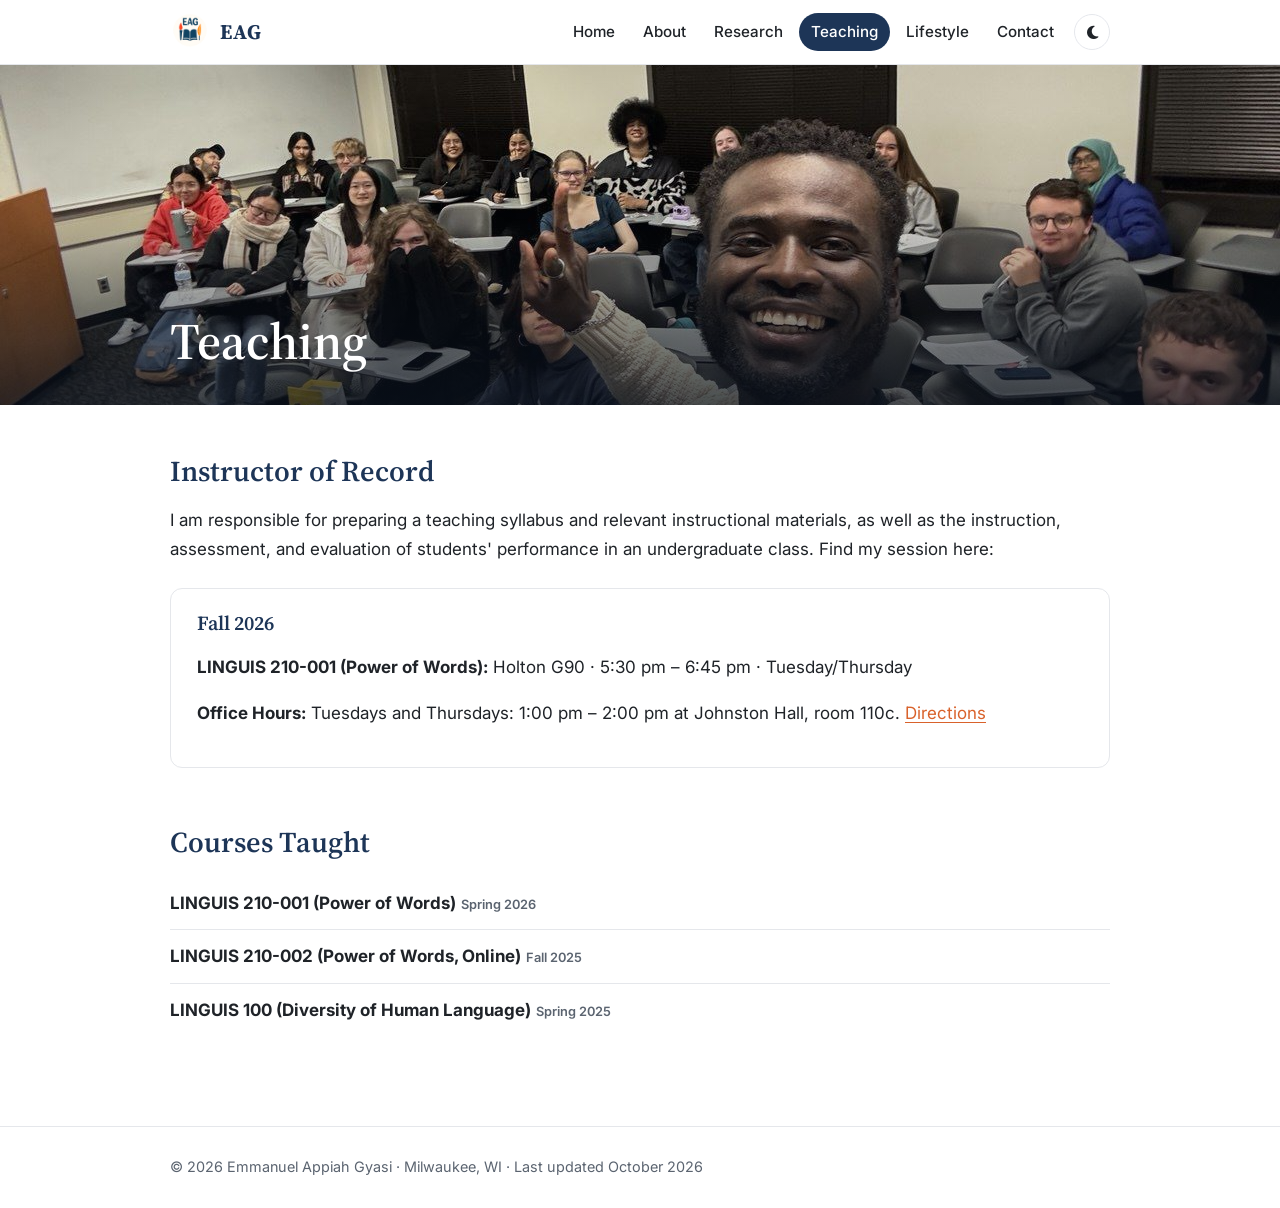
<file: teaching.html>
<!doctype html>
<html lang="en">
<head>
  <meta charset="utf-8">
  <meta name="viewport" content="width=device-width, initial-scale=1">
  <title>Teaching · Emmanuel Appiah Gyasi</title>
  <meta name="description" content="Teaching by Emmanuel Appiah Gyasi: LINGUIS 210 (Power of Words) at UWM, schedule and office hours.">
  <link rel="canonical" href="https://eagyasi.github.io/teaching.html">
  <meta property="og:type" content="website">
  <meta property="og:site_name" content="Emmanuel Appiah Gyasi">
  <meta property="og:title" content="Teaching · Emmanuel Appiah Gyasi">
  <meta property="og:description" content="Teaching by Emmanuel Appiah Gyasi: LINGUIS 210 (Power of Words) at UWM, schedule and office hours.">
  <meta property="og:url" content="https://eagyasi.github.io/teaching.html">
  <meta property="og:image" content="https://eagyasi.github.io/images/headshot.jpg">
  <meta name="twitter:card" content="summary">
  <link rel="icon" href="images/logo.png">
  <link rel="preconnect" href="https://fonts.googleapis.com">
  <link rel="preconnect" href="https://fonts.gstatic.com" crossorigin>
  <link href="https://fonts.googleapis.com/css2?family=Inter:wght@400;500;600;700&family=Source+Serif+4:ital,wght@0,600;0,700;1,400&display=swap" rel="stylesheet">
  <link rel="stylesheet" href="https://cdnjs.cloudflare.com/ajax/libs/font-awesome/6.5.1/css/all.min.css">
  <link rel="stylesheet" href="css/style.css">
  <script>try{var t=localStorage.getItem("theme");if(t)document.documentElement.setAttribute("data-theme",t);}catch(e){}</script>
</head>
<body>
  <header class="site-header">
    <div class="wrap">
      <a class="brand" href="index.html"><img src="images/logo.png" alt="">EAG</a>
      <div class="header-tools">
      <button class="theme-toggle" aria-label="Switch light or dark mode" title="Light / dark mode"><i class="fa-solid fa-moon"></i></button>
      <nav class="site-nav" id="site-nav" aria-label="Main">
        <ul>
        <li><a href="index.html">Home</a></li>
        <li><a href="about.html">About</a></li>
        <li><a href="research.html">Research</a></li>
        <li><a href="teaching.html" aria-current="page">Teaching</a></li>
        <li><a href="lifestyle.html">Lifestyle</a></li>
        <li><a href="contact.html">Contact</a></li>
        </ul>
      </nav>
      </div>
    </div>
  </header>
  <div class="banner" style="background-image:url('images/teaching-banner.jpg')">
    <div class="wrap">
      <h1>Teaching</h1>
    </div>
  </div>
  <main class="wrap">
    <section>
      <h2>Instructor of Record</h2>
      <p>I am responsible for preparing a teaching syllabus and relevant instructional materials, as well as the instruction, assessment, and evaluation of students' performance in an undergraduate class. Find my session here:</p>
      <div class="card" style="margin-top:24px">
        <h3>Fall 2026</h3>
        <p><strong>LINGUIS 210-001 (Power of Words):</strong> Holton G90 · 5:30 pm – 6:45 pm · Tuesday/Thursday</p>
        <p><strong>Office Hours:</strong> Tuesdays and Thursdays: 1:00 pm – 2:00 pm at Johnston Hall, room 110c. <a href="https://maps.app.goo.gl/sHh7fSWYWBfKdJQHA">Directions</a></p>
      </div>
    </section>

    <section>
      <h2>Courses Taught</h2>
      <ul class="refs">
        <li><strong>LINGUIS 210-001 (Power of Words)</strong> <span class="tag">Spring 2026</span></li>
        <li><strong>LINGUIS 210-002 (Power of Words, Online)</strong> <span class="tag">Fall 2025</span></li>
        <li><strong>LINGUIS 100 (Diversity of Human Language)</strong> <span class="tag">Spring 2025</span></li>
      </ul>
    </section>
  </main>
  <footer class="site-footer">
    <div class="wrap">
      <span>&copy; 2026 Emmanuel Appiah Gyasi · Milwaukee, WI · Last updated October 2026</span>
    </div>
  </footer>
  <script src="js/main.js"></script>
</body>
</html>
</file>
<file: css/style.css>
:root {
  --navy: #1d3557;
  --navy-deep: #13243d;
  --accent: #d9622b;
  --accent-soft: #fbeee6;
  --ink: #1f2328;
  --muted: #5b6470;
  --line: #e5e7eb;
  --bg: #ffffff;
  --card: #ffffff;
  --serif: "Source Serif 4", Georgia, serif;
  --sans: "Inter", system-ui, -apple-system, "Segoe UI", sans-serif;
  --max: 980px;
}

@media (prefers-color-scheme: dark) {
  :root:not([data-theme="light"]) {
    --navy: #9fbbe0;
    --navy-deep: #0a0a0a;
    --accent: #f08a54;
    --accent-soft: #2a1a12;
    --ink: #ededed;
    --muted: #a1a1aa;
    --line: #2a2a2a;
    --bg: #000000;
    --card: #111111;
  }
}

:root[data-theme="dark"] {
  --navy: #9fbbe0;
  --navy-deep: #0a0a0a;
  --accent: #f08a54;
  --accent-soft: #2a1a12;
  --ink: #ededed;
  --muted: #a1a1aa;
  --line: #2a2a2a;
  --bg: #000000;
  --card: #111111;
}

* { box-sizing: border-box; }

html { scroll-behavior: smooth; }

body {
  margin: 0;
  background: var(--bg);
  color: var(--ink);
  font-family: var(--sans);
  font-size: 17px;
  line-height: 1.7;
  -webkit-font-smoothing: antialiased;
}

img { max-width: 100%; display: block; }

a { color: var(--accent); text-underline-offset: 3px; }
a:hover { color: var(--navy); }

h1, h2, h3 {
  font-family: var(--serif);
  color: var(--navy);
  line-height: 1.25;
  font-weight: 600;
}

.wrap {
  max-width: var(--max);
  margin: 0 auto;
  padding: 0 20px;
}

/* ---------- header ---------- */
.site-header {
  position: sticky;
  top: 0;
  z-index: 10;
  background: color-mix(in srgb, var(--bg) 92%, transparent);
  backdrop-filter: blur(8px);
  border-bottom: 1px solid var(--line);
}

.site-header .wrap {
  display: flex;
  align-items: center;
  justify-content: space-between;
  min-height: 64px;
  gap: 16px;
}

.brand {
  display: flex;
  align-items: center;
  gap: 10px;
  text-decoration: none;
  color: var(--navy);
  font-family: var(--serif);
  font-weight: 700;
  font-size: 1.3rem;
  letter-spacing: 0.04em;
}

.brand img { width: 40px; height: 40px; border-radius: 50%; }

.site-nav ul {
  display: flex;
  gap: 4px;
  list-style: none;
  margin: 0;
  padding: 0;
}

.site-nav a {
  display: block;
  padding: 6px 12px;
  border-radius: 999px;
  color: var(--ink);
  text-decoration: none;
  font-size: 0.95rem;
  font-weight: 500;
}

.site-nav a:hover { background: var(--accent-soft); color: var(--accent); }
.site-nav a[aria-current="page"] { background: var(--navy); color: var(--bg); }

@media (max-width: 760px) {
  /* phones: menu links sit in a row under the name, like a tab bar */
  .site-header .wrap { flex-wrap: wrap; row-gap: 0; padding-top: 10px; }
  .site-header .header-tools { display: contents; }
  .site-header .theme-toggle { margin-left: auto; order: 2; }
  .site-header .site-nav {
    order: 3;
    flex-basis: 100%;
    overflow-x: auto;
    scrollbar-width: none;
    margin: 6px -20px 0;
    padding: 0 20px 10px;
  }
  .site-nav::-webkit-scrollbar { display: none; }
  .site-nav ul { gap: 2px; }
  .site-nav a { white-space: nowrap; padding: 6px 9px; font-size: 0.92rem; }
}

.header-tools { display: flex; align-items: center; gap: 8px; }
.site-nav { order: 1; }
.theme-toggle { order: 2; }

.theme-toggle {
  background: none;
  border: 1px solid var(--line);
  border-radius: 999px;
  width: 36px;
  height: 36px;
  color: var(--ink);
  cursor: pointer;
  font-size: 0.95rem;
}

.theme-toggle:hover { color: var(--accent); border-color: var(--accent); }

/* ---------- banners ---------- */
.banner {
  position: relative;
  height: 340px;
  background-size: cover;
  background-position: center;
  display: flex;
  align-items: flex-end;
}

.banner::after {
  content: "";
  position: absolute;
  inset: 0;
  background: linear-gradient(to top, rgba(10, 18, 30, 0.75), rgba(10, 18, 30, 0.1) 60%);
}

.banner .wrap { position: relative; z-index: 1; width: 100%; padding-bottom: 32px; }

.banner h1 {
  color: #fff;
  font-size: clamp(2.2rem, 5vw, 3.2rem);
  margin: 0;
}

.banner p { color: #f1ece6; margin: 4px 0 0; font-size: 1.1rem; }

@media (max-width: 600px) { .banner { height: 240px; } }

.banner-center { align-items: center; text-align: center; }
.banner-center .wrap { padding-bottom: 0; }
.banner-center::after { background: rgba(10, 18, 30, 0.45); }

/* ---------- content ---------- */
main.wrap { padding-top: 48px; padding-bottom: 72px; }

section + section { margin-top: 56px; }

h2 { font-size: 1.8rem; margin: 0 0 16px; }
h3 { font-size: 1.25rem; margin: 0 0 8px; }

.lead { font-size: 1.2rem; color: var(--muted); }

.ipa { font-family: var(--serif); font-style: italic; color: var(--muted); }

/* home intro */
.intro {
  display: grid;
  grid-template-columns: 1fr 260px;
  grid-template-areas: "head head" "body photo";
  grid-template-rows: auto 1fr;
  column-gap: 48px;
  align-items: start;
}

.intro-head { grid-area: head; }
.intro-body { grid-area: body; }
.profile { grid-area: photo; }

.intro h1 { font-size: clamp(2.3rem, 5.5vw, 3.2rem); margin: 0; }
.greeting { font-family: var(--serif); font-size: 1.25rem; color: var(--accent); margin: 0 0 26px; text-align: center; }
.name-ipa { display: inline-block; font-size: 1.15rem; font-weight: 400; vertical-align: middle; margin-left: 6px; }

.say {
  width: 34px;
  height: 34px;
  margin-left: 4px;
  border: 1px solid var(--line);
  border-radius: 50%;
  background: var(--card);
  color: var(--accent);
  font-size: 0.85rem;
  font-style: normal;
  vertical-align: middle;
  cursor: pointer;
}

.say:hover, .say.playing { background: var(--accent); border-color: var(--accent); color: #fff; }
.affil { color: var(--muted); margin: 8px 0 22px; font-size: 1.05rem; }
.intro-body > p:first-child { margin-top: 0; }

.actions { display: flex; flex-wrap: wrap; gap: 12px; margin-top: 26px; }

.btn {
  display: inline-flex;
  align-items: center;
  gap: 8px;
  padding: 10px 18px;
  border: 1.5px solid var(--accent);
  border-radius: 8px;
  color: var(--accent);
  text-decoration: none;
  font-weight: 600;
  font-size: 0.95rem;
}

.btn:hover { background: var(--accent); color: #fff; }

.profile img { width: 100%; aspect-ratio: 4 / 5; object-fit: cover; border-radius: 14px; }

.icons { display: flex; justify-content: center; gap: 6px; list-style: none; padding: 0; margin: 14px 0 0; }

.icons a {
  display: grid;
  place-items: center;
  width: 38px;
  height: 38px;
  border-radius: 50%;
  color: var(--muted);
  font-size: 1.05rem;
  text-decoration: none;
}

.icons a:hover { color: var(--accent); background: var(--accent-soft); }

@media (max-width: 760px) {
  .intro { grid-template-columns: 1fr; grid-template-areas: "head" "photo" "body"; }
  .profile { max-width: 240px; width: 100%; margin: 4px auto 22px; }
}

h2.rule { padding-bottom: 10px; border-bottom: 1px solid var(--line); margin-bottom: 26px; }

/* news timeline */
.timeline { list-style: none; margin: 0; padding: 0; position: relative; }

.timeline::before {
  content: "";
  position: absolute;
  left: 19px;
  top: 8px;
  bottom: 40px;
  width: 2px;
  background: var(--line);
}

.timeline li { position: relative; padding: 0 0 30px 62px; }
.timeline li:last-child { padding-bottom: 0; }

.timeline .dot {
  position: absolute;
  left: 0;
  top: 0;
  width: 40px;
  height: 40px;
  border-radius: 50%;
  display: grid;
  place-items: center;
  background: var(--accent-soft);
  color: var(--accent);
  border: 2px solid var(--bg);
}

.timeline time {
  display: block;
  font-size: 0.78rem;
  font-weight: 700;
  letter-spacing: 0.1em;
  text-transform: uppercase;
  color: var(--accent);
  margin-top: 2px;
}

.timeline p { margin: 4px 0 0; }
.timeline strong { color: var(--navy); }

/* research areas */
.area {
  display: grid;
  grid-template-columns: 260px 1fr;
  gap: 28px;
  align-items: start;
}

.area + .area { margin-top: 36px; }
.area img { border-radius: 12px; aspect-ratio: 4 / 3; object-fit: cover; width: 100%; }

@media (max-width: 680px) { .area { grid-template-columns: 1fr; gap: 14px; } }

.chips { display: flex; flex-wrap: wrap; gap: 8px; margin: 0 0 32px; padding: 0; list-style: none; }

.chips a {
  display: inline-block;
  padding: 6px 14px;
  border: 1px solid var(--line);
  border-radius: 999px;
  text-decoration: none;
  color: var(--navy);
  font-size: 0.92rem;
  background: var(--card);
}

.chips a:hover { border-color: var(--accent); color: var(--accent); }

.refs { padding-left: 0; list-style: none; }
.refs li { padding: 12px 0; border-bottom: 1px solid var(--line); }
.refs li:last-child { border-bottom: none; }
.refs.apa li { padding-left: 2em; text-indent: -2em; }
.tag { font-size: 0.8rem; font-weight: 600; color: var(--muted); white-space: nowrap; }

/* cards */
.card {
  background: var(--card);
  border: 1px solid var(--line);
  border-radius: 12px;
  padding: 22px 26px;
}

.card + .card { margin-top: 16px; }


.langs { margin: 0; }
.langs dt { font-weight: 600; color: var(--navy); }
.langs dd { margin: 0 0 14px; }
.langs dd:last-child { margin-bottom: 0; }

/* lifestyle: slideshow */
.slideshow {
  position: relative;
  border-radius: 16px;
  overflow: hidden;
  background: var(--navy-deep);
}

.slides {
  display: flex;
  overflow-x: auto;
  scroll-snap-type: x mandatory;
  scroll-behavior: smooth;
  scrollbar-width: none;
}

.slides::-webkit-scrollbar { display: none; }

.slide {
  flex: 0 0 100%;
  margin: 0;
  height: min(70vh, 560px);
  scroll-snap-align: start;
  cursor: zoom-in;
}

.slide img { width: 100%; height: 100%; object-fit: contain; }

.slide-prev, .slide-next {
  position: absolute;
  top: 50%;
  transform: translateY(-50%);
  width: 44px;
  height: 44px;
  border: 0;
  border-radius: 50%;
  background: rgba(255, 255, 255, 0.85);
  color: #13243d;
  cursor: pointer;
}

.slide-prev { left: 14px; }
.slide-next { right: 14px; }
.slide-prev:hover, .slide-next:hover { background: #fff; }

.slide-dots {
  position: absolute;
  bottom: 14px;
  left: 0;
  right: 0;
  display: flex;
  justify-content: center;
  gap: 8px;
}

.slide-dots button {
  width: 9px;
  height: 9px;
  padding: 0;
  border: 0;
  border-radius: 999px;
  background: rgba(255, 255, 255, 0.5);
  cursor: pointer;
  transition: width 0.2s;
}

.slide-dots button[aria-current="true"] { width: 24px; background: #fff; }

@media (max-width: 600px) {
  .slide { height: 380px; }
  .slide-prev, .slide-next { display: none; }
}

/* lifestyle: themed rows */
.photo-row { margin-top: 48px; }

.row-head { display: flex; align-items: center; justify-content: space-between; margin-bottom: 14px; }
.row-head h2 { margin: 0; font-size: 1.5rem; }
.row-arrows { display: flex; gap: 8px; }

.row-arrows button {
  width: 36px;
  height: 36px;
  border: 1px solid var(--line);
  border-radius: 50%;
  background: var(--card);
  color: var(--ink);
  cursor: pointer;
}

.row-arrows button:hover { border-color: var(--accent); color: var(--accent); }

.row-track {
  display: flex;
  gap: 12px;
  overflow-x: auto;
  scroll-snap-type: x proximity;
  scroll-behavior: smooth;
  padding-bottom: 8px;
  scrollbar-width: thin;
}

.tile {
  flex: 0 0 auto;
  padding: 0;
  border: 0;
  background: none;
  scroll-snap-align: start;
  cursor: zoom-in;
}

.tile img {
  height: 240px;
  width: auto;
  border-radius: 10px;
  transition: transform 0.2s;
}

.tile:hover img { transform: scale(1.02); }

@media (max-width: 600px) { .tile img { height: 190px; } }

.lightbox {
  position: fixed;
  inset: 0;
  z-index: 50;
  background: rgba(5, 10, 18, 0.92);
  display: none;
  align-items: center;
  justify-content: center;
  padding: 20px;
}

.lightbox.open { display: flex; }
.lightbox img { max-height: 90vh; max-width: 100%; border-radius: 8px; }

.lightbox button {
  position: absolute;
  background: rgba(255, 255, 255, 0.12);
  color: #fff;
  border: 0;
  border-radius: 999px;
  width: 44px;
  height: 44px;
  font-size: 1.4rem;
  cursor: pointer;
}

.lightbox .close { top: 16px; right: 16px; }
.lightbox .prev { left: 16px; top: 50%; }
.lightbox .next { right: 16px; top: 50%; }

/* contact */
.socials { display: flex; flex-wrap: wrap; gap: 12px; list-style: none; padding: 0; margin: 20px 0 0; }

.socials a {
  display: inline-block;
  padding: 10px 18px;
  border-radius: 999px;
  background: var(--navy);
  color: var(--bg);
  text-decoration: none;
  font-weight: 500;
}

.socials a:hover { background: var(--accent); color: #fff; }

/* footer */
.site-footer {
  border-top: 1px solid var(--line);
  padding: 28px 0;
  color: var(--muted);
  font-size: 0.9rem;
}

.site-footer .wrap { display: flex; flex-wrap: wrap; justify-content: space-between; gap: 12px; }
.site-footer a { color: var(--muted); }
</file>
